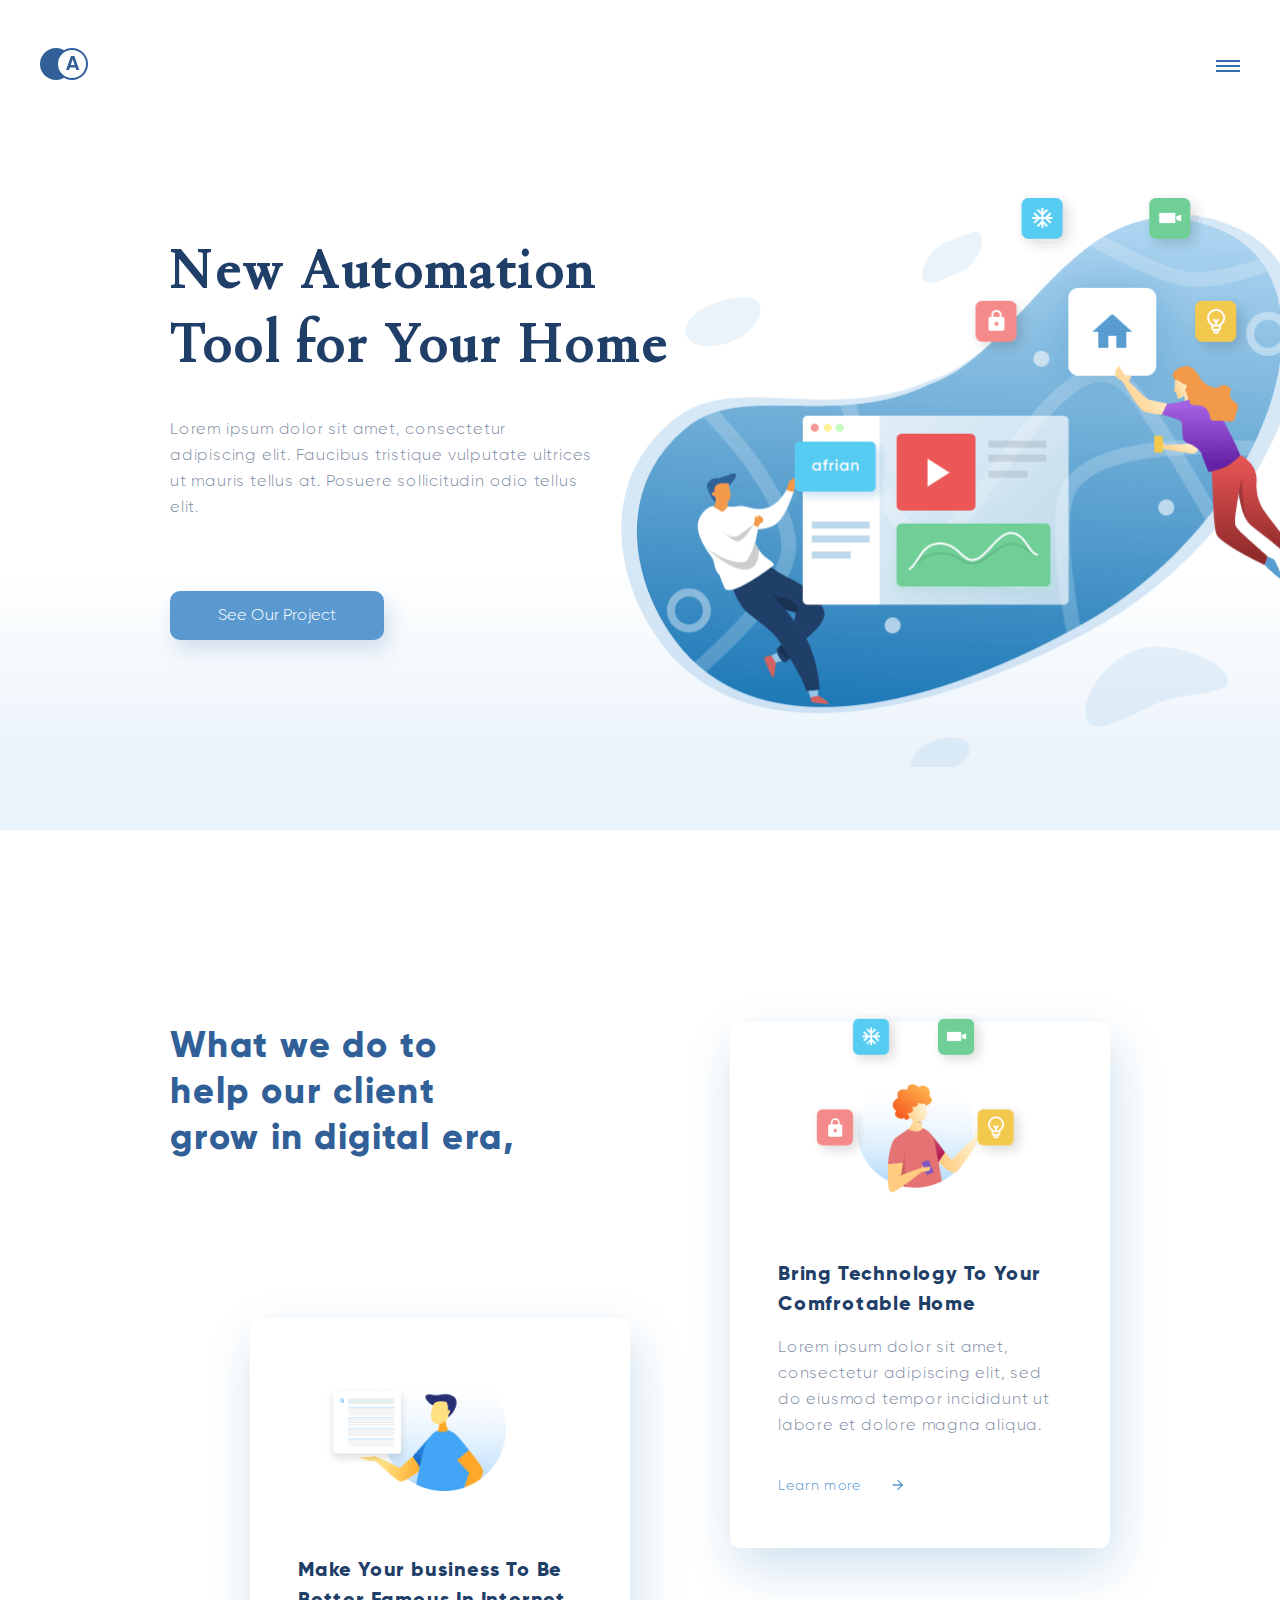
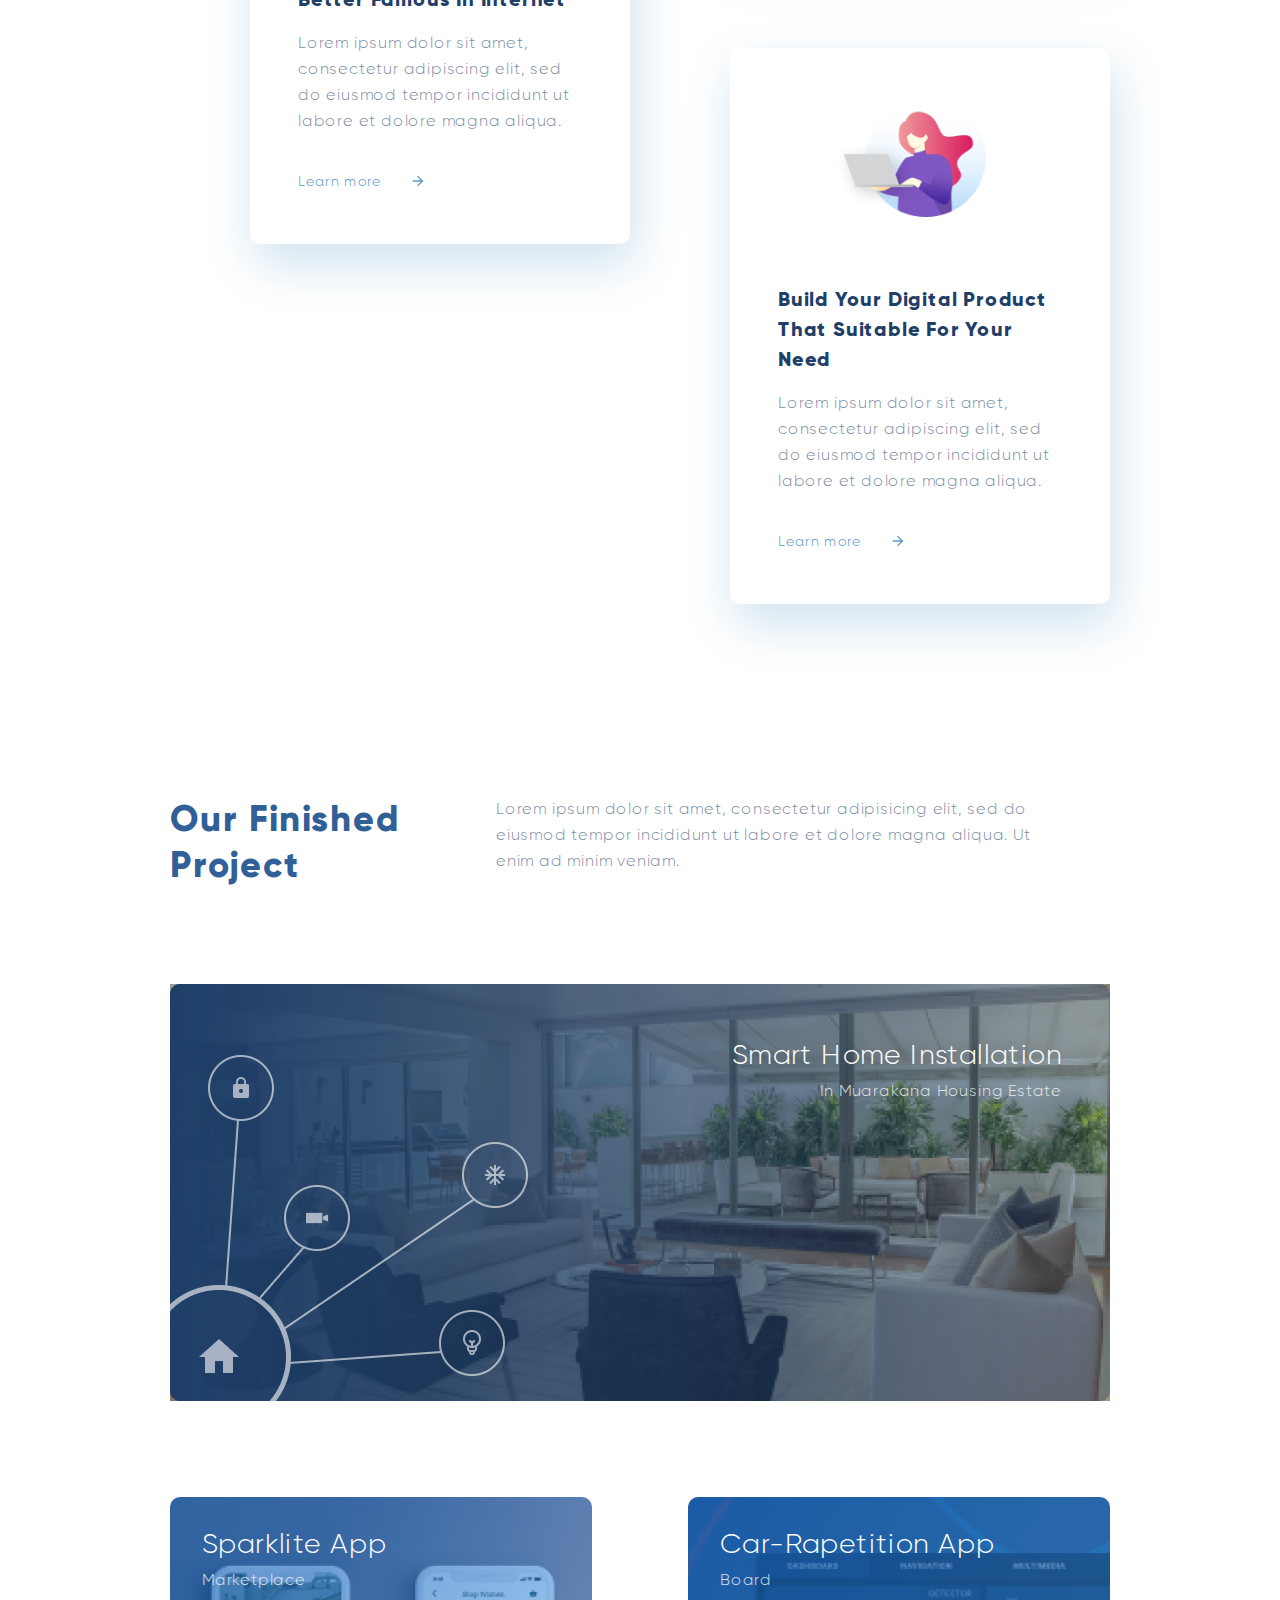
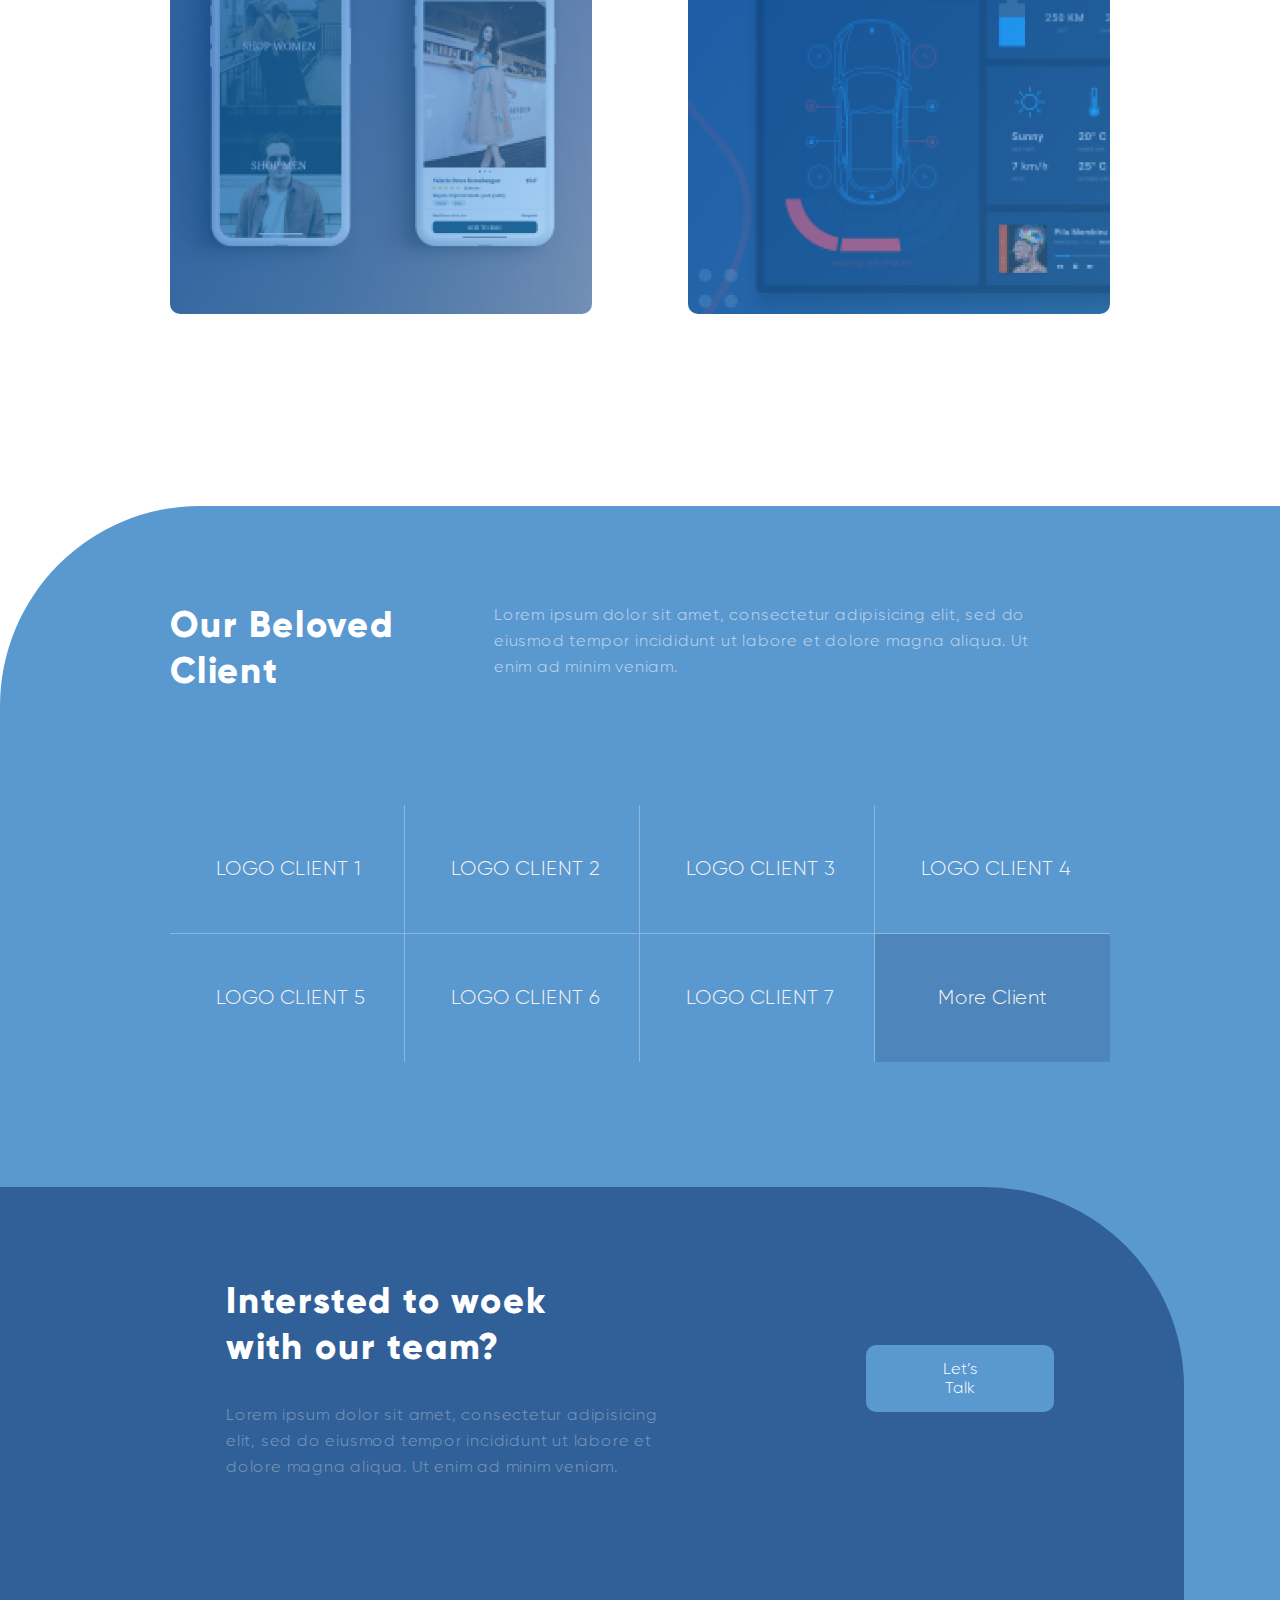
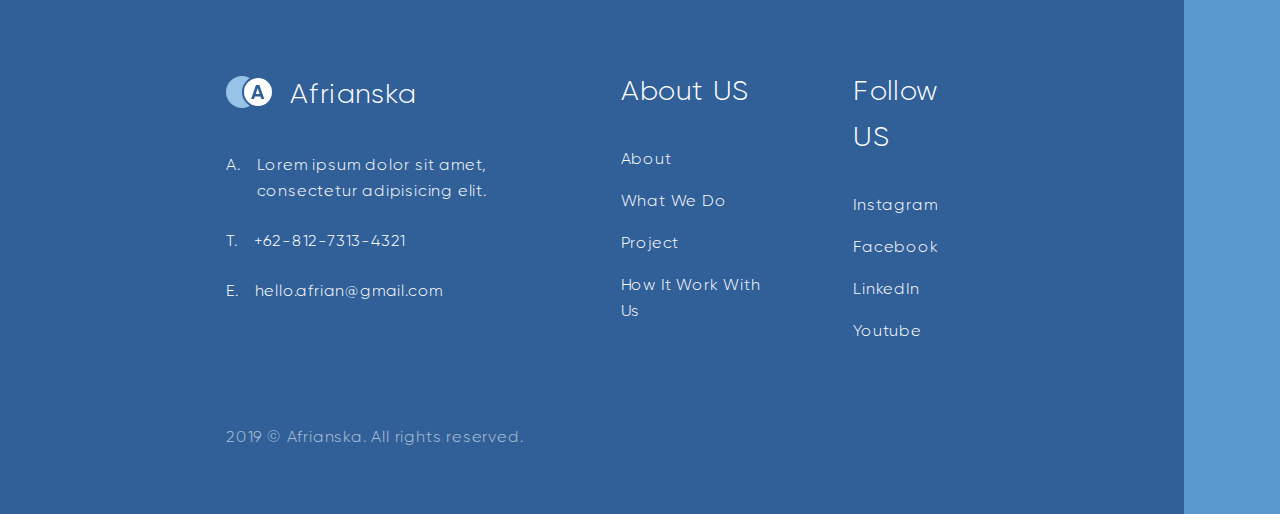
<file: index.html>
<!DOCTYPE html>
<html lang="en">

<head>
  <meta charset="UTF-8">
  <meta http-equiv="X-UA-Compatible" content="IE=edge">
  <meta name="viewport" content="width=device-width, initial-scale=1.0">
  <link rel="stylesheet" href="./css/normaliza.css">
  <link rel="stylesheet" href="./css/style.css">
  <title>AFRIANSKA</title>
</head>

<body>
  <header class="header">
    <nav class="navigator">
      <a class="logo-left" href="#">
        <img class="logo" src="./img/logo (1).svg" alt="logo">
      </a>
      <a class="logo-right" href="#">
        <div class="kvadrat"></div>
        <div class="kvadrat kvadrat--2 "></div>
        <div class="kvadrat"></div>
      </a>
    </nav>
    <div class="text">
      <div class="container">
        <h1 class="h1">New Automation
          Tool for Your Home</h1>
        <p class="p header-p">Lorem ipsum dolor sit amet, consectetur adipiscing elit. Faucibus tristique vulputate
          ultrices ut
          mauris tellus at. Posuere sollicitudin odio tellus elit.</p>
        <button class="btn">See Our Project</button>
      </div>
    </div>
  </header>

  <main>
    <section class="section1">
      <div class="container">
        <div class="section1-left">
          <h2 class="h2">What we do to help
            our client grow in
            digital era,</h2>
          <div class="box box--toxir">
            <h3 class="h3 box__h3">Make Your business To Be
              Better Famous In Internet</h3>
            <p class="p box__p">Lorem ipsum dolor sit amet, consectetur adipiscing elit, sed do eiusmod tempor
              incididunt ut
              labore et dolore magna aliqua.</p>
            <a href="#" class="box__link">Learn more</a>
          </div>
        </div>

        <div class="section1-right">
          <div class="box box--jonibek">
            <h3 class="h3 box__h3">Bring Technology To Your
              Comfrotable Home</h3>
            <p class="p box__p">Lorem ipsum dolor sit amet, consectetur adipiscing elit, sed do eiusmod tempor
              incididunt ut
              labore et dolore magna aliqua.</p>
            <a href="#" class="box__link">Learn more</a>
          </div>

          <div class="box box--malika">
            <h3 class="h3 box__h3">Build Your Digital Product
              That Suitable For Your Need</h3>
            <p class="p box__p">Lorem ipsum dolor sit amet, consectetur adipiscing elit, sed do eiusmod tempor
              incididunt ut
              labore et dolore magna aliqua.</p>
            <a href="#" class="box__link">Learn more</a>
          </div>
        </div>
      </div>
    </section>

    <section class="section2">
      <div class="container">
        <div class="section2-text">
          <h2 class="h2">Our Finished
            Project</h2>
          <p class="p">Lorem ipsum dolor sit amet, consectetur adipisicing elit, sed do eiusmod tempor incididunt ut
            labore et dolore magna aliqua. Ut enim ad minim veniam.</p>
        </div>

        <div class="smart-home">
          <h4 class="h4">Smart Home Installation</h4>
          <p class="p">In Muarakana Housing Estate</p>
        </div>

        <div class="cards">
          <div class="card">
            <h4 class="h4">Sparklite App</h4>
            <p class="p card__p">Marketplace</p>
          </div>


          <div class="card card--2">
            <h4 class="h4">Car-Rapetition App</h4>
            <p class="p card__p">Board</p>
          </div>
        </div>
      </div>
    </section>

    <section class="section3">
      <div class="container">
        <div class="section3-text">
          <h2 class="h2">Our Beloved
            Client</h2>
          <p class="p">Lorem ipsum dolor sit amet, consectetur adipisicing elit, sed do eiusmod tempor incididunt ut
            labore et
            dolore magna aliqua. Ut enim ad minim veniam.</p>
        </div>

        <ul class="jadval">
          <li class="jadval__list"><a href="#" class="jadval__link list__link1">LOGO CLIENT 1</a></li>
          <li class="jadval__list"><a href="#" class="jadval__link list__link2">LOGO CLIENT 2</a></li>
          <li class="jadval__list"><a href="#" class="jadval__link list__link3">LOGO CLIENT 3</a></li>
          <li class="jadval__list"><a href="#" class="jadval__link list__link4">LOGO CLIENT 4</a></li>
          <li class="jadval__list"><a href="#" class="jadval__link list__link5">LOGO CLIENT 5</a></li>
          <li class="jadval__list"><a href="#" class="jadval__link list__link6">LOGO CLIENT 6</a></li>
          <li class="jadval__list"><a href="#" class="jadval__link list__link7">LOGO CLIENT 7</a></li>
          <li class="jadval__list"><a href="#" class="jadval__link list__link8">More Client</a></li>
        </ul>
      </div>
      <footer class="footer">
        <div class="footer-top">
          <div class="container">
            <div class="footer-text">
              <h2 class="h2">Intersted to woek
                with our team?</h2>
              <p class="p">Lorem ipsum dolor sit amet, consectetur adipisicing elit, sed do eiusmod tempor incididunt ut
                labore et
                dolore magna aliqua. Ut enim ad minim veniam.</p>
            </div>

            <button class="btn-talk">Let’s Talk</button>
          </div>
        </div>

        <div class="footer-bottom">
          <div class="container">
            <nav class="footer-nav">
              <ul class="logo-bottom-left">
                <li class="logo-list logo-list-1">
                  <a href="#">
                    <img class="logo" src="./img/logo-bottom.svg" alt="logo">
                  </a>
                  <h4 class="h4">Afrianska</h4>
                </li>
                <li class="logo-list">
                  <p class="p">A.</p>
                  <a href="#" class="logo-link p">
                    Lorem ipsum dolor sit amet, consectetur adipisicing elit.
                  </a>
                </li>
                <li class="logo-list">
                  <p class="p">T.</p>
                  <a href="#" class="logo-link p">
                    +62-812-7313-4321
                  </a>
                </li>
                <li class="logo-list">
                  <p class="p">E.</p>
                  <a href="#" class="logo-link p">
                    hello.afrian@gmail.com
                  </a>
                </li>
              </ul>

              <ul class="logo-bottom-right">
                <li class="footer-list">
                  <h4 class="h4">About US</h4>
                </li>
                <li class="footer-list"><a href="#" class="footer-link">About</a></li>
                <li class="footer-list"><a href="#" class="footer-link">What We Do</a></li>
                <li class="footer-list"><a href="#" class="footer-link">Project</a></li>
                <li class="footer-list"><a href="#" class="footer-link">How It Work With Us</a></li>
              </ul>

              <ul class="logo-bottom-right">
                <li class="footer-list">
                  <h4 class="h4">Follow US</h4>
                </li>
                <li class="footer-list"><a href="#" class="footer-link">Instagram</a></li>
                <li class="footer-list"><a href="#" class="footer-link">Facebook</a></li>
                <li class="footer-list"><a href="#" class="footer-link">LinkedIn</a></li>
                <li class="footer-list"><a href="#" class="footer-link">Youtube</a></li>
              </ul>
            </nav>
            <p class="p footer-bottom-p">2019 © Afrianska. All rights reserved.</p>
          </div>
        </div>
      </footer>
    </section>
  </main>
</body>

</html>
</file>
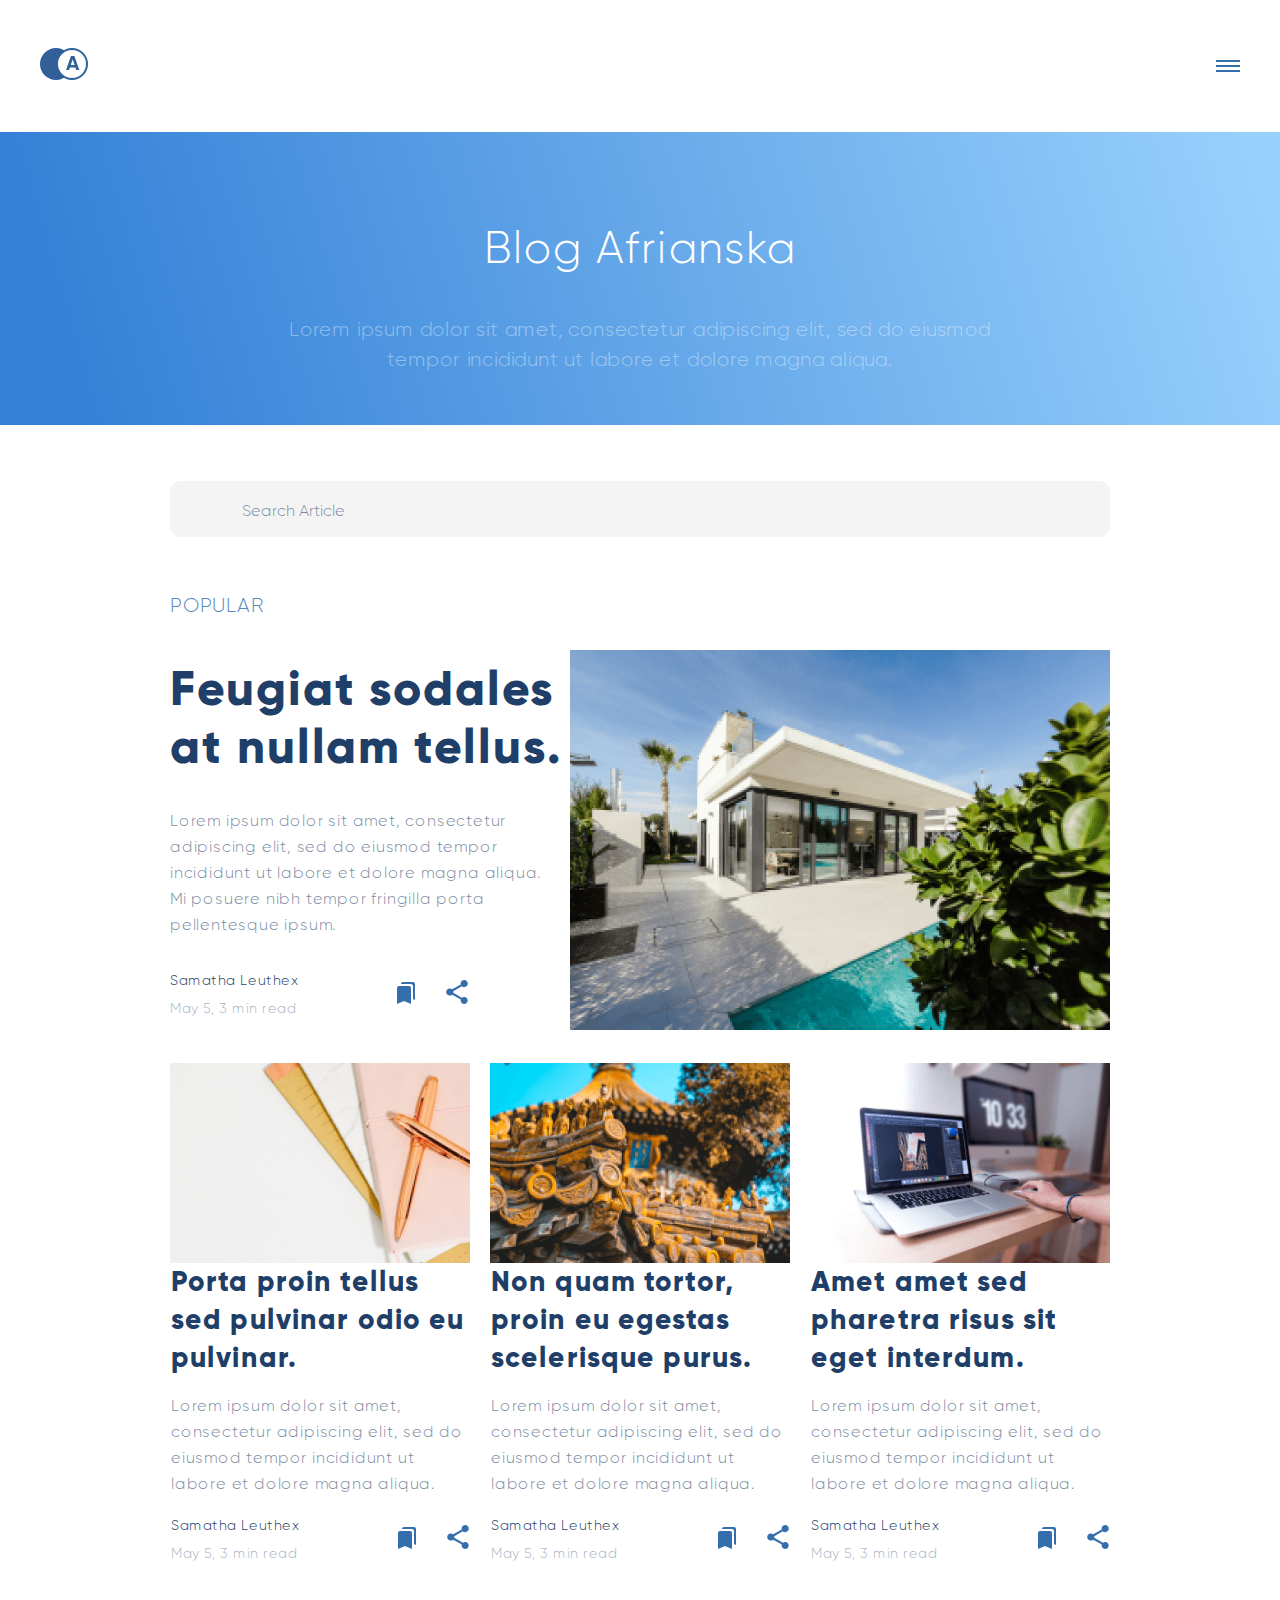
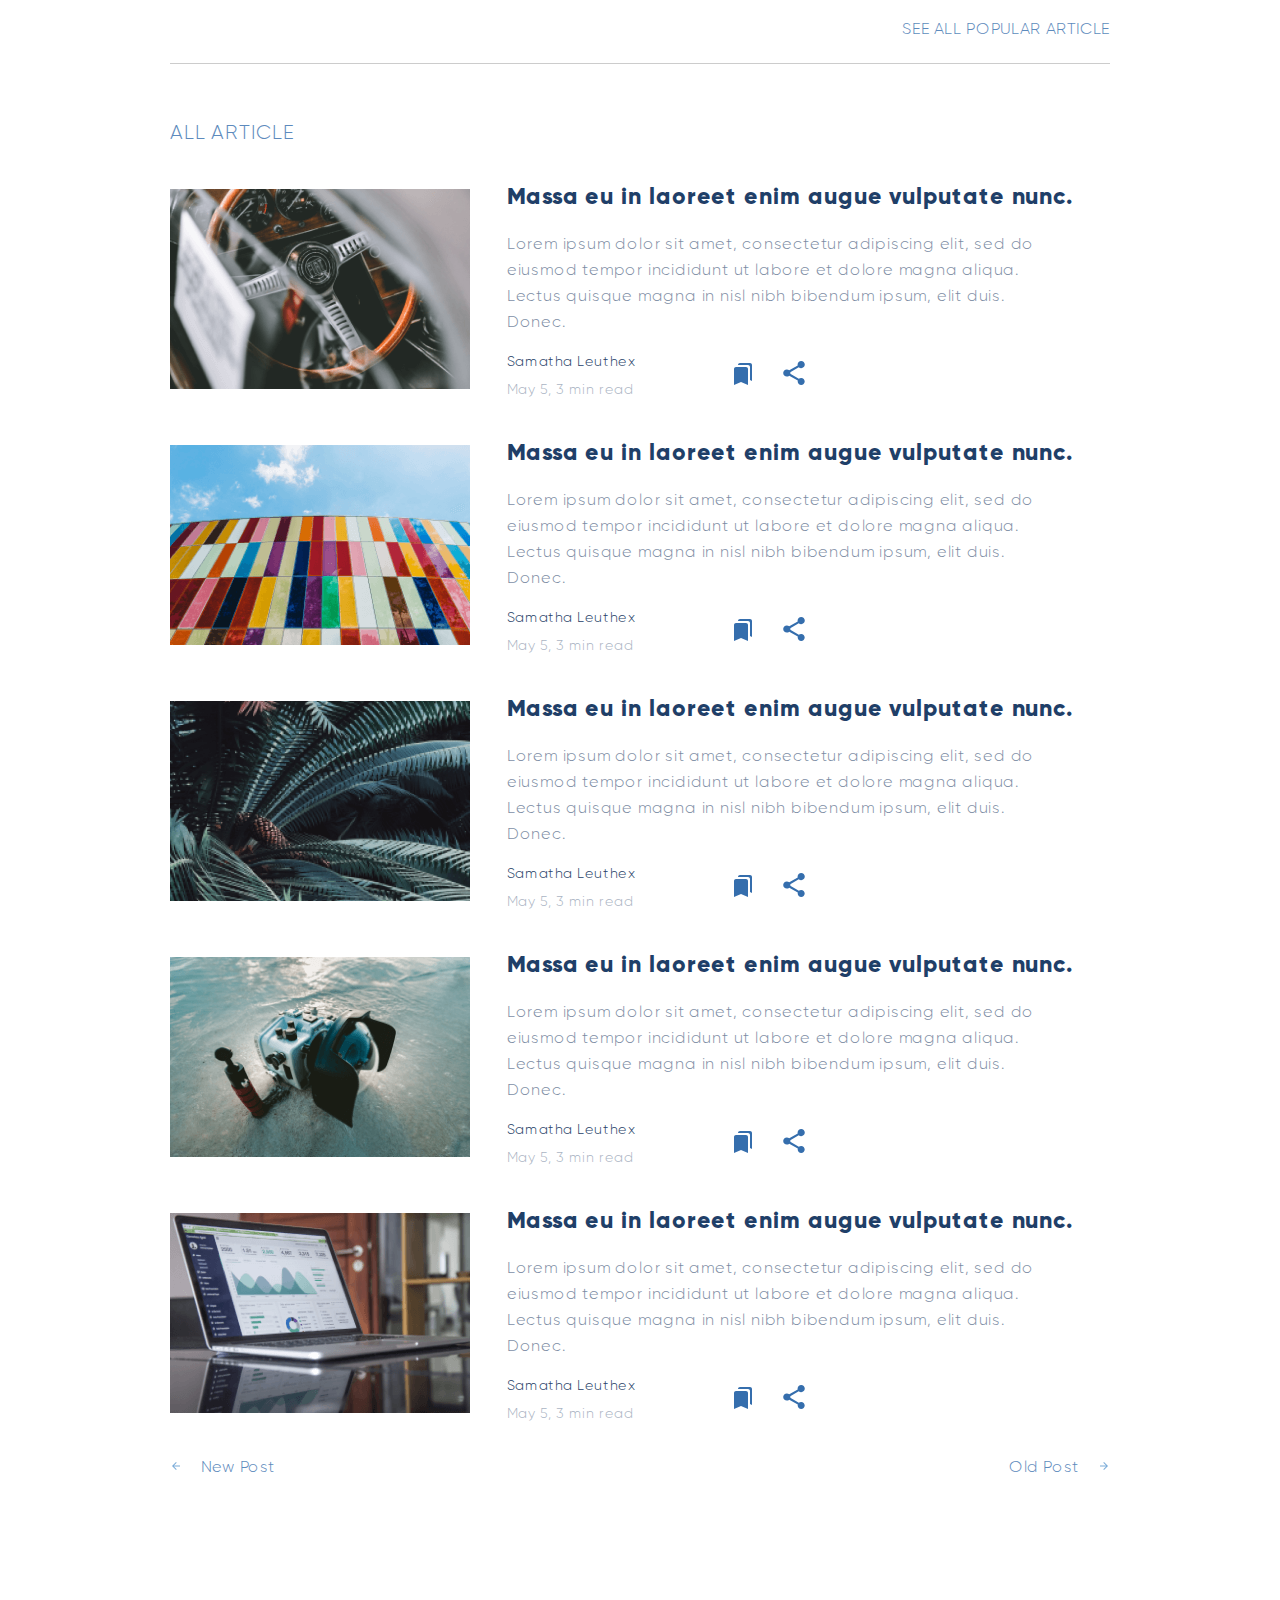
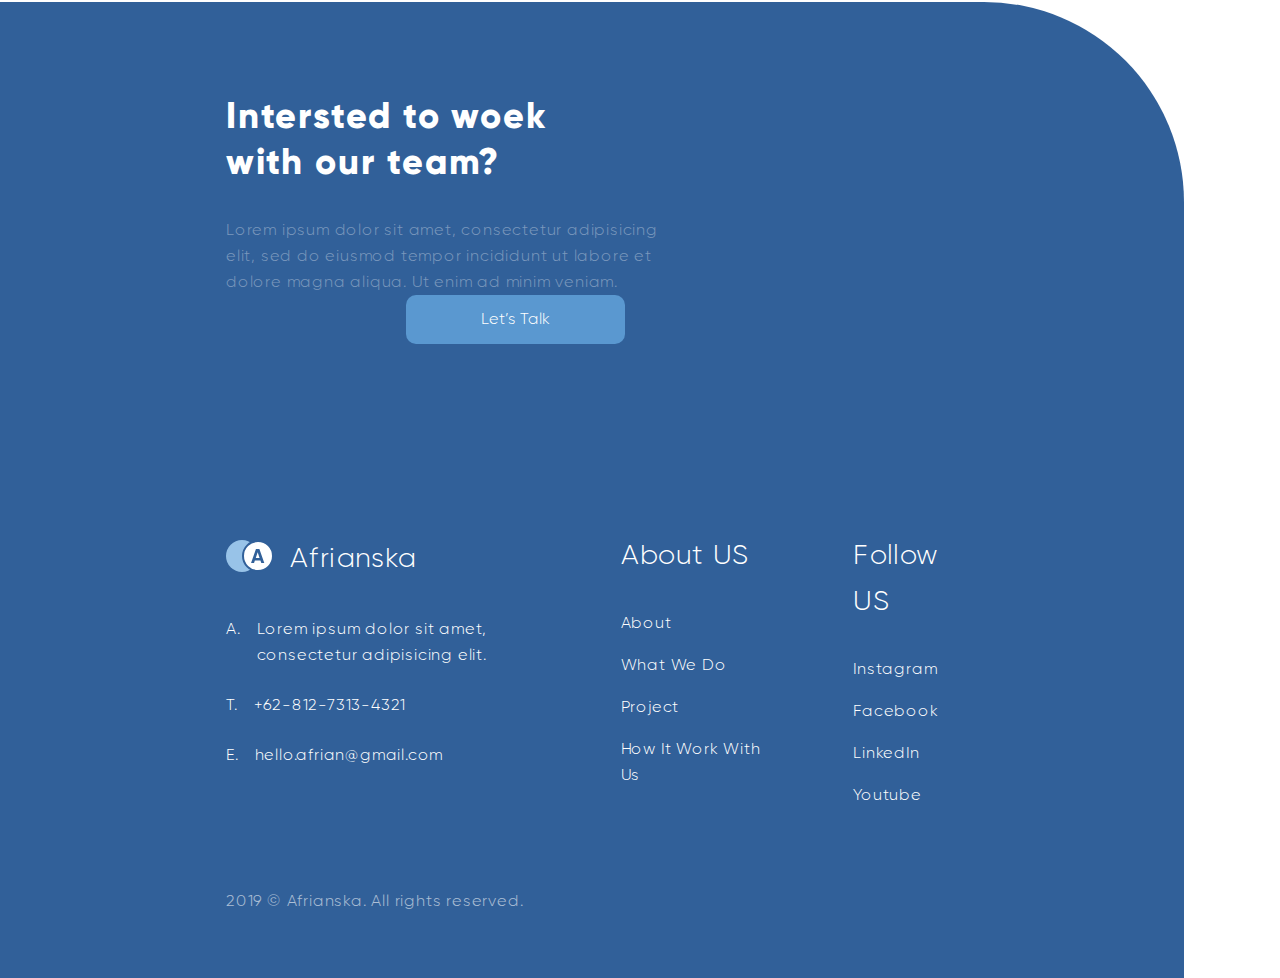
<file: blogpage.html>
<!DOCTYPE html>
<html lang="en">

<head>
  <meta charset="UTF-8">
  <meta http-equiv="X-UA-Compatible" content="IE=edge">
  <meta name="viewport" content="width=device-width, initial-scale=1.0">
  <link rel="stylesheet" href="./css/normaliza.css">
  <link rel="stylesheet" href="./css/style.css">
  <title>AFRIANSKA</title>
</head>

<body>
  <nav class="navigator blogp-nav">
    <a class="logo-left" href="#">
      <img class="logo" src="./img/logo (1).svg" alt="logo">
    </a>
    <a class="logo-right" href="#">
      <div class="kvadrat"></div>
      <div class="kvadrat"></div>
      <div class="kvadrat"></div>
    </a>
  </nav>

  <main>
    <!-- SECTION 1 -->

    <section class="bsection1">
      <div class="container">
        <h1 class="bh1">Blog Afrianska</h1>
        <p class="bp">Lorem ipsum dolor sit amet, consectetur adipiscing elit, sed do eiusmod tempor incididunt ut
          labore
          et dolore magna aliqua. </p>
      </div>
    </section>

    <!-- SECTION 2 -->

    <section class="bsection2">
      <div class="container">
        <form action="https://echo.htmlacademy.ru" method="GET">
          <input class="search" type="text" placeholder="search article">
        </form>

        <div class="popular">
          <button class="bsection2-btn">
            popular
          </button>

          <div class="popular-top">
            <div class=" group--1">
              <div class="group-text">
                <h3 class="h3 h3__group1">
                  Feugiat sodales at nullam tellus.
                </h3>
                <p class="p p--group1">
                  Lorem ipsum dolor sit amet, consectetur adipiscing elit, sed do eiusmod tempor incididunt ut labore et
                  dolore
                  magna aliqua. Mi posuere nibh tempor fringilla porta pellentesque ipsum.
                </p>
                <a href="#" class="link-group">Samatha Leuthex</a>
                <p class="link-group link-group__p">
                  May 5, 3 min read
                </p>
              </div>
            </div>

            <div class="group group--2">
              <div class="group-text">
                <h3 class="h3 h3__group">
                  Porta proin tellus sed pulvinar odio eu pulvinar.
                </h3>
                <p class="p p--group">
                  Lorem ipsum dolor sit amet, consectetur adipiscing elit, sed do eiusmod tempor incididunt ut labore et
                  dolore magna aliqua.
                </p>
                <a href="#" class="link-group">Samatha Leuthex</a>
                <p class="link-group link-group__p">
                  May 5, 3 min read
                </p>
              </div>
            </div>

            <div class="group group--3">
              <div class="group-text">
                <h3 class="h3 h3__group">
                  Non quam tortor, proin eu egestas scelerisque purus.
                </h3>
                <p class="p p--group">
                  Lorem ipsum dolor sit amet, consectetur adipiscing elit, sed do eiusmod tempor incididunt ut labore et
                  dolore magna aliqua.
                </p>
                <a href="#" class="link-group">Samatha Leuthex</a>
                <p class="link-group link-group__p">
                  May 5, 3 min read
                </p>
              </div>
            </div>

            <div class="group group--4">
              <div class="group-text">
                <h3 class="h3 h3__group">
                  Amet amet sed pharetra risus sit eget interdum.
                </h3>
                <p class="p p--group">
                  Lorem ipsum dolor sit amet, consectetur adipiscing elit, sed do eiusmod tempor incididunt ut labore et
                  dolore magna aliqua.
                </p>
                <a href="#" class="link-group">Samatha Leuthex</a>
                <p class="link-group link-group__p">
                  May 5, 3 min read
                </p>
              </div>
            </div>
          </div>

          <div class="popular-top-link">
            <a class="popular-link" href="#">See All Popular Article</a>
          </div>

          <button class="bsection2-btn">
            all article
          </button>

          <div class="popular-bottom">
            <div class="box-popular box-popular--1">
              <div class="group-text">
                <h3 class="h3 h3__popular">
                  Massa eu in laoreet enim augue vulputate nunc. </h3>
                <p class="p p__popular">
                  Lorem ipsum dolor sit amet, consectetur adipiscing elit, sed do eiusmod tempor incididunt ut labore et
                  dolore magna aliqua. Lectus quisque magna in nisl nibh bibendum ipsum, elit duis. Donec.
                </p>
                <a href="#" class="link-group">Samatha Leuthex</a>
                <p class="link-group link-group__p">
                  May 5, 3 min read
              </div>
            </div>

            <div class="box-popular box-popular--2">
              <div class="group-text">
                <h3 class="h3 h3__popular">
                  Massa eu in laoreet enim augue vulputate nunc. </h3>
                <p class="p p__popular">
                  Lorem ipsum dolor sit amet, consectetur adipiscing elit, sed do eiusmod tempor incididunt ut labore
                  et
                  dolore magna aliqua. Lectus quisque magna in nisl nibh bibendum ipsum, elit duis. Donec.
                </p>
                <a href="#" class="link-group">Samatha Leuthex</a>
                <p class="link-group link-group__p">
                  May 5, 3 min read
              </div>
            </div>

            <div class="box-popular box-popular--3">
              <div class="group-text">
                <h3 class="h3 h3__popular">
                  Massa eu in laoreet enim augue vulputate nunc. </h3>
                <p class="p p__popular">
                  Lorem ipsum dolor sit amet, consectetur adipiscing elit, sed do eiusmod tempor incididunt ut
                  labore et
                  dolore magna aliqua. Lectus quisque magna in nisl nibh bibendum ipsum, elit duis. Donec.
                </p>
                <a href="#" class="link-group">Samatha Leuthex</a>
                <p class="link-group link-group__p">
                  May 5, 3 min read
              </div>
            </div>

            <div class="box-popular box-popular--4">
              <div class="group-text">
                <h3 class="h3 h3__popular">
                  Massa eu in laoreet enim augue vulputate nunc. </h3>
                <p class="p p__popular">
                  Lorem ipsum dolor sit amet, consectetur adipiscing elit, sed do eiusmod tempor incididunt ut
                  labore et
                  dolore magna aliqua. Lectus quisque magna in nisl nibh bibendum ipsum, elit duis. Donec.
                </p>
                <a href="#" class="link-group">Samatha Leuthex</a>
                <p class="link-group link-group__p">
                  May 5, 3 min read
              </div>
            </div>

            <div class="box-popular box-popular--5">
              <div class="group-text">
                <h3 class="h3 h3__popular">
                  Massa eu in laoreet enim augue vulputate nunc. </h3>
                <p class="p p__popular">
                  Lorem ipsum dolor sit amet, consectetur adipiscing elit, sed do eiusmod tempor incididunt ut
                  labore et
                  dolore magna aliqua. Lectus quisque magna in nisl nibh bibendum ipsum, elit duis. Donec.
                </p>
                <a href="#" class="link-group">Samatha Leuthex</a>
                <p class="link-group link-group__p">
                  May 5, 3 min read
              </div>
            </div>
          </div>

          <div class="popular-bootom-link">
            <a href="#" class="popular-link popular-link--left">New Post</a>
            <a href="#" class="popular-link popular-link--right">Old Post</a>
          </div>
        </div>
    </section>
  </main>

  <footer class="footer">
    <div class="footer-top">
      <div class="container">
        <div class="footer-top-text">
          <div class="footer-text">
            <h2 class="h2">Intersted to woek
              with our team?</h2>
            <p class="p">Lorem ipsum dolor sit amet, consectetur adipisicing elit, sed do eiusmod tempor incididunt
              ut
              labore et
              dolore magna aliqua. Ut enim ad minim veniam.</p>
          </div>

          <button class="btn-talk">Let’s Talk</button>
        </div>
      </div>
    </div>

    <div class="footer-bottom">
      <div class="container">
        <nav class="footer-nav">
          <ul class="logo-bottom-left">
            <li class="logo-list logo-list-1">
              <a href="#">
                <img class="logo" src="./img/logo-bottom.svg" alt="logo">
              </a>
              <h4 class="h4">Afrianska</h4>
            </li>
            <li class="logo-list">
              <p class="p">A.</p>
              <a href="#" class="logo-link p">
                Lorem ipsum dolor sit amet, consectetur adipisicing elit.
              </a>
            </li>
            <li class="logo-list">
              <p class="p">T.</p>
              <a href="#" class="logo-link p">
                +62-812-7313-4321
              </a>
            </li>
            <li class="logo-list">
              <p class="p">E.</p>
              <a href="#" class="logo-link p">
                hello.afrian@gmail.com
              </a>
            </li>
          </ul>

          <ul class="logo-bottom-right">
            <li class="footer-list">
              <h4 class="h4">About US</h4>
            </li>
            <li class="footer-list"><a href="#" class="footer-link">About</a></li>
            <li class="footer-list"><a href="#" class="footer-link">What We Do</a></li>
            <li class="footer-list"><a href="#" class="footer-link">Project</a></li>
            <li class="footer-list"><a href="#" class="footer-link">How It Work With Us</a></li>
          </ul>

          <ul class="logo-bottom-right">
            <li class="footer-list">
              <h4 class="h4">Follow US</h4>
            </li>
            <li class="footer-list"><a href="#" class="footer-link">Instagram</a></li>
            <li class="footer-list"><a href="#" class="footer-link">Facebook</a></li>
            <li class="footer-list"><a href="#" class="footer-link">LinkedIn</a></li>
            <li class="footer-list"><a href="#" class="footer-link">Youtube</a></li>
          </ul>
        </nav>
        <p class="p footer-bottom-p">2019 © Afrianska. All rights reserved.</p>
      </div>
    </div>
  </footer>
</body>

</html>
</file>
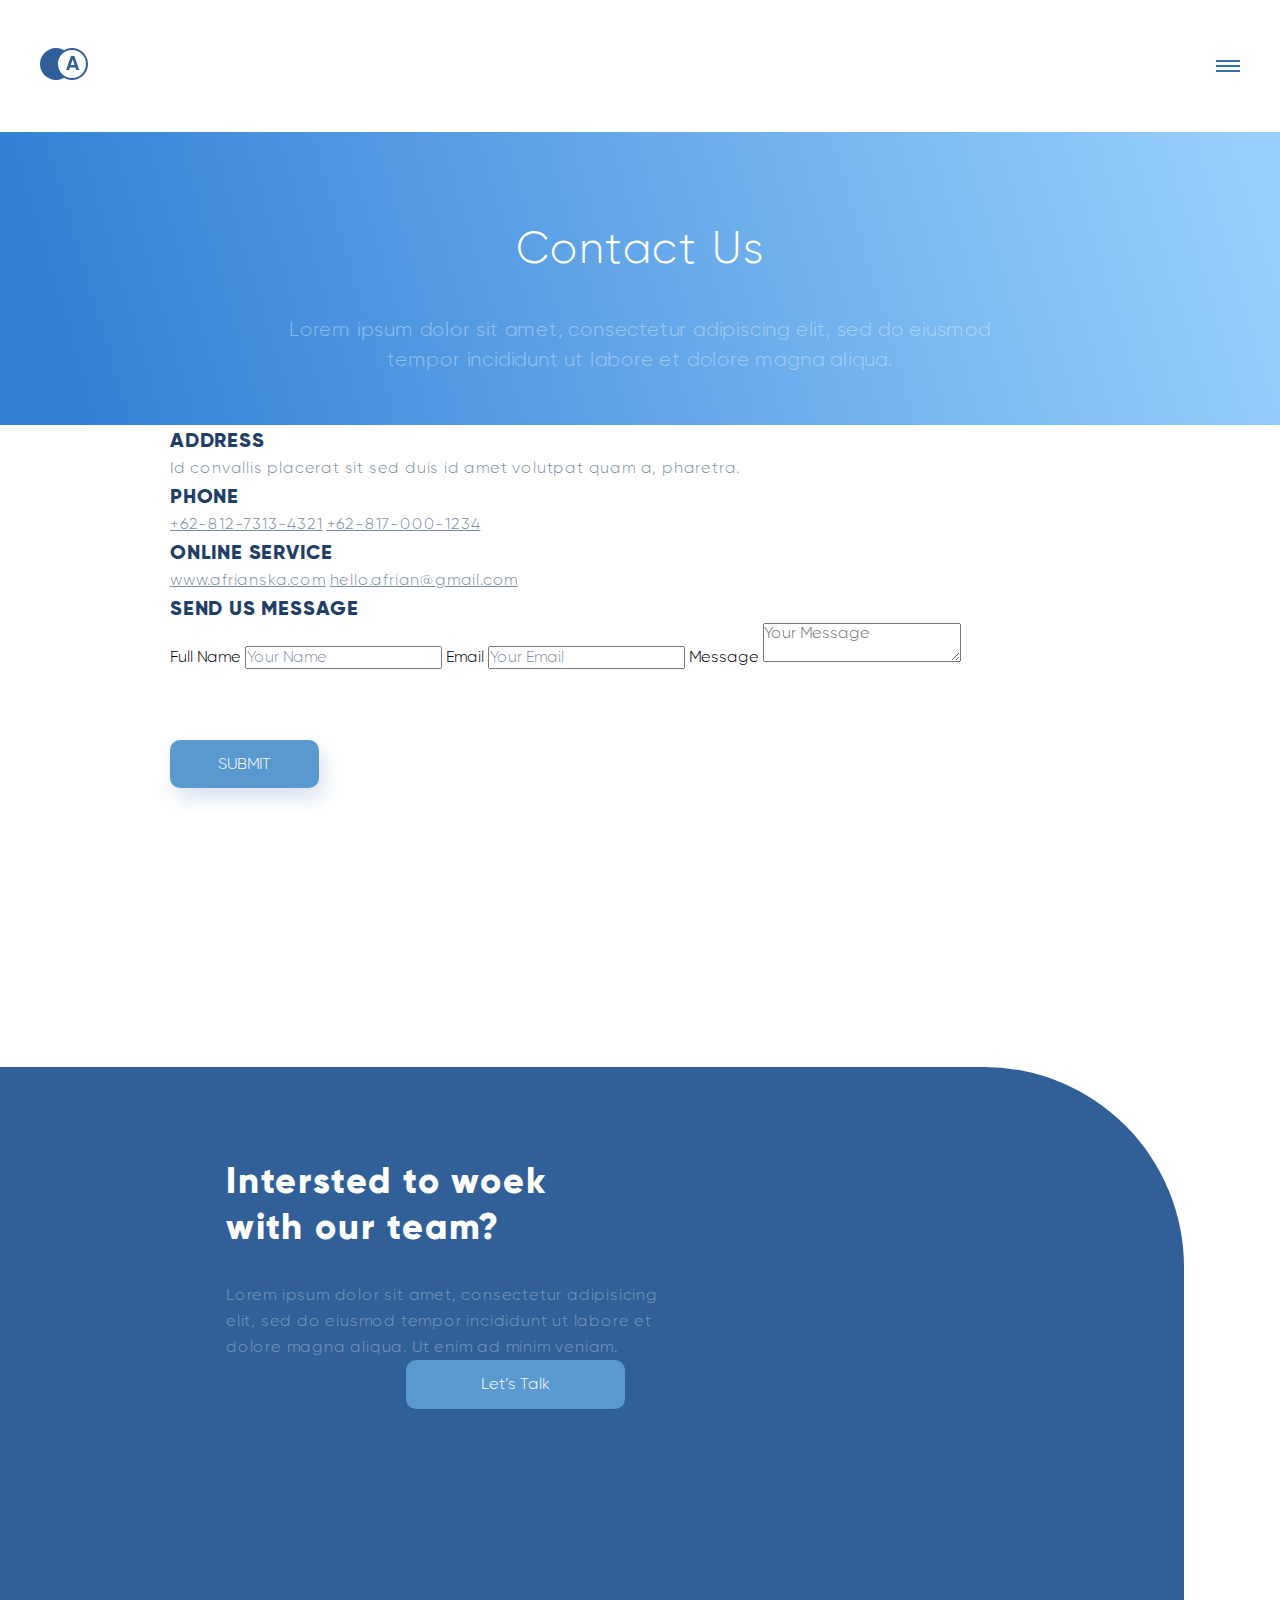
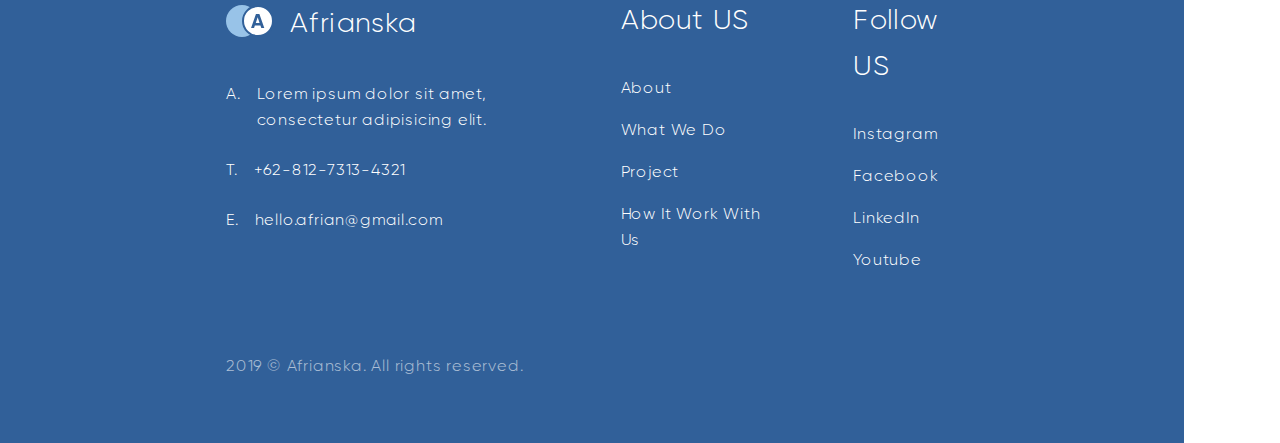
<file: contact.html>
<!DOCTYPE html>
<html lang="en">

<head>
  <meta charset="UTF-8">
  <meta http-equiv="X-UA-Compatible" content="IE=edge">
  <meta name="viewport" content="width=device-width, initial-scale=1.0">
  <link rel="stylesheet" href="./css/normaliza.css">
  <link rel="stylesheet" href="./css/style.css">
  <title>AFRIANSKA</title>
</head>

<body>
  <nav class="navigator blogp-nav">
    <a class="logo-left" href="#">
      <img class="logo" src="./img/logo.svg" alt="logo">
    </a>
    <a class="logo-right" href="#">
      <div class="kvadrat"></div>
      <div class="kvadrat"></div>
      <div class="kvadrat"></div>
    </a>
  </nav>

  <main>
    <!-- SECTION 1 -->

    <section class="bsection1">
      <div class="container">
        <h1 class="bh1">Contact Us</h1>
        <p class="bp">Lorem ipsum dolor sit amet, consectetur adipiscing elit, sed do eiusmod tempor incididunt ut
          labore
          et dolore magna aliqua. </p>
      </div>
    </section>


    <!-- SECTION 2 -->

    <section class="csection2 container">
      <div class="csection2-left">
        <h3 class="h3">ADDRESS</h3>
        <p class="p">Id convallis placerat sit sed duis id amet volutpat quam a, pharetra.</p>
        <h3 class="h3">PHONE</h3>
        <a href="tel:6281273134321" class="p csection2__tell" target="_blank">+62-812-7313-4321</a>
        <a href="tel:628170001234" class="p csection2__tell" target="_blank">+62-817-000-1234</a>
        <h3 class="h3">ONLINE SERVICE</h3>
        <a href="https://www.afrianska.com" class="p csection2__link1" target="_blank">www.afrianska.com</a>
        <a href="mailto:hello.afrian@gmail.com" class="p csection2__link2" target="_blank">hello.afrian@gmail.com</a>
      </div>

      <form class="form" action="https://echo.htmlacademy.ru">
        <h3 class="h3">SEND US MESSAGE</h3>
        <label for="name">Full Name</label>
        <input class="input" type="text" id="name" name="name" placeholder="Your Name" required>

        <label for="email">Email</label>
        <input class="input" type="email" id="email" name="email" placeholder="Your Email" required>

        <label for="message">Message</label>
        <textarea class="input input--2 " name="message" id="message" placeholder="Your Message" required></textarea>
        <button class="btn btn--form" type="submit">SUBMIT</button>
      </form>
    </section>

    <!-- SECTION 3 -->
    <div class="container">
      <iframe class="karta"
        src="https://www.google.com/maps/embed?pb=!1m18!1m12!1m3!1d2996.2543050955296!2d69.24301991465859!3d41.325083179269946!2m3!1f0!2f0!3f0!3m2!1i1024!2i768!4f13.1!3m3!1m2!1s0x38ae8bfaedfe3e1d%3A0x23ac4a5a705b84ab!2sNajot%20ta&#39;lim%20(Bootcamp)!5e0!3m2!1sru!2s!4v1618064088169!5m2!1sru!2s"
        style="border:0;" allowfullscreen="" loading="lazy">
      </iframe>

    </div>


  </main>
  <!-- FOOTER -->

  <footer class="footer">
    <div class="footer-top">
      <div class="container">
        <div class="footer-top-text">
          <div class="footer-text">
            <h2 class="h2">Intersted to woek
              with our team?</h2>
            <p class="p">Lorem ipsum dolor sit amet, consectetur adipisicing elit, sed do eiusmod tempor incididunt
              ut
              labore et
              dolore magna aliqua. Ut enim ad minim veniam.</p>
          </div>

          <button class="btn-talk">Let’s Talk</button>
        </div>
      </div>
    </div>

    <div class="footer-bottom">
      <div class="container">
        <nav class="footer-nav">
          <ul class="logo-bottom-left">
            <li class="logo-list logo-list-1">
              <a href="#">
                <img class="logo" src="./img/logo-bottom.svg" alt="logo">
              </a>
              <h4 class="h4">Afrianska</h4>
            </li>
            <li class="logo-list">
              <p class="p">A.</p>
              <a href="#" class="logo-link p">
                Lorem ipsum dolor sit amet, consectetur adipisicing elit.
              </a>
            </li>
            <li class="logo-list">
              <p class="p">T.</p>
              <a href="#" class="logo-link p">
                +62-812-7313-4321
              </a>
            </li>
            <li class="logo-list">
              <p class="p">E.</p>
              <a href="#" class="logo-link p">
                hello.afrian@gmail.com
              </a>
            </li>
          </ul>

          <ul class="logo-bottom-right">
            <li class="footer-list">
              <h4 class="h4">About US</h4>
            </li>
            <li class="footer-list"><a href="#" class="footer-link">About</a></li>
            <li class="footer-list"><a href="#" class="footer-link">What We Do</a></li>
            <li class="footer-list"><a href="#" class="footer-link">Project</a></li>
            <li class="footer-list"><a href="#" class="footer-link">How It Work With Us</a></li>
          </ul>

          <ul class="logo-bottom-right">
            <li class="footer-list">
              <h4 class="h4">Follow US</h4>
            </li>
            <li class="footer-list"><a href="#" class="footer-link">Instagram</a></li>
            <li class="footer-list"><a href="#" class="footer-link">Facebook</a></li>
            <li class="footer-list"><a href="#" class="footer-link">LinkedIn</a></li>
            <li class="footer-list"><a href="#" class="footer-link">Youtube</a></li>
          </ul>
        </nav>
        <p class="p footer-bottom-p">2019 © Afrianska. All rights reserved.</p>
      </div>
    </div>
  </footer>
</body>

</html>
</file>
<file: css/style.css>
@font-face {
  font-family: 'Galien';
  src: url(../fonts/Galien-Regular.woff2) format('woff2'),
    url(../fonts/Galien-Regular.woff) format('woff');
  font-weight: normal;
  font-style: italic;
  font-display: swap;
}

@font-face {
  font-family: 'Gilroy';
  src: url(../fonts/Gilroy-ExtraBold.woff2) format('woff2'),
    url(../fonts/Gilroy-ExtraBold.woff) format('woff');
  font-weight: 800;
  font-style: normal;
  font-display: swap;
}

@font-face {
  font-family: 'Galien';
  src: url(../fonts/Galien-Regular.woff2) format('woff2'),
    url(../fonts/Galien-Regular.woff) format('woff');
  font-weight: normal;
  font-style: italic;
  font-display: swap;
}

@font-face {
  font-family: 'Gilroy';
  src: url(../fonts/Gilroy-ExtraBold.woff2) format('woff2'),
    url(../fonts/Gilroy-ExtraBold.woff) format('woff');
  font-weight: 800;
  font-style: normal;
  font-display: swap;
}

@font-face {
  font-family: 'Gilroy';
  src: url(../fonts/Gilroy-Light.woff2) format('woff2'),
    url(../fonts/Gilroy-Light.woff) format('woff');
  font-weight: 300;
  font-style: normal;
  font-display: swap;
}

@font-face {
  font-family: 'Gilroy';
  src: url(../fonts/Gilroy-Light.woff2) format('woff2'),
    url(../fonts/Gilroy-Light.woff) format('woff');
  font-weight: 300;
  font-style: normal;
  font-display: swap;
}


body {
  font-family: "Gilroy", sans-serif;
}

*,
*::after,
*::before {
  margin: 0;
  padding: 0;
  box-sizing: border-box;
}

.container {
  max-width: 1200px;
  padding: 0 130px;
  margin-right: auto;
  margin-left: auto;
}

/* HEADER */

.header {
  background: linear-gradient(0deg, rgba(152, 195, 232, .2) 8.84%, rgba(152, 195, 232, 0) 31.12%);
  padding-top: 40px;
}

.text .container::after {
  content: "";
  display: inline-block;
  background-image: url(../img/youtube-illustration.png);
  background-repeat: no-repeat;
  background-size: cover;
  width: 687px;
  height: 579px;
  position: absolute;
  bottom: 63px;
  right: -63px;
}

.navigator {
  max-width: 1200px;
  margin-right: auto;
  margin-left: auto;
  display: flex;
  align-items: center;
  justify-content: space-between;
}

.logo {
  display: inline-block;
  width: 48px;
  height: 48px;
}

.kvadrat {
  width: 24px;
  height: 2px;
  background-color: #356EAD;
}

.kvadrat:not(:last-child) {
  margin-bottom: 3px;
}

.text .container {
  padding-top: 101px;
  padding-bottom: 190px;
  position: relative;
}

.h1 {
  font-family: 'Galien';
  width: 510px;
  font-size: 64px;
  line-height: 74px;
  letter-spacing: 0.04em;
  color: #1F3F68;
  margin-bottom: 32px;
}

.p {
  font-size: 16px;
  line-height: 26px;
  letter-spacing: 0.05em;
  color: #1F3F68;
  opacity: 0.6;
}

.header-p {
  width: 425px;
}

.btn {
  background: #5A98D0;
  box-shadow: 5px 10px 20px rgba(53, 110, 173, 0.2);
  border-radius: 10px;
  padding: 15px 48px;
  color: #fff;
  border: none;
  margin-top: 71px;
  outline: none;
  cursor: pointer;
}

/* MAIN */

/* SECTION 1 */

.section1 .container {
  display: flex;
  justify-content: space-between;
  margin-top: 192px;
}

.h2 {
  font-size: 36px;
  line-height: 46px;
  letter-spacing: 0.05em;
  color: #316099;
}

.section1-left .h2 {
  width: 358px;
  /* width: 285px; */
}

.h3 {
  font-size: 20px;
  line-height: 30px;
  letter-spacing: 0.04em;
  color: #1F3F68;
}

.box {
  box-shadow: 5px 20px 50px rgba(16, 112, 177, 0.2);
  border-radius: 10px;
  width: 380px;
  padding: 236px 48px 48px 48px;
  position: relative;
}

.box__p {
  margin: 16px 0 32px 0;
}

.box::before {
  content: "";
  display: inline-block;
  background-repeat: no-repeat;
  background-size: contain;
  position: absolute;
}

.box--toxir::before {
  background-image: url(../img/toxir.png);
  width: 182px;
  height: 132px;
  top: 48px;
  left: 74px;
}

.box--jonibek::before {
  background-image: url(../img/jonibek.png);
  width: 224px;
  height: 197px;
  top: -12px;
  left: 78px;
}

.box--malika::before {
  background-image: url(../img/malika.png);
  width: 156px;
  height: 131px;
  top: 49px;
  left: 100px;
}

.box--malika {
  margin-top: 100px;
}

.box--toxir {
  margin-top: 158px;
  margin-left: 80px;
}

.box__link {
  text-decoration: none;
  font-size: 14px;
  line-height: 30px;
  letter-spacing: 0.05em;
  color: #5A98D0;
  display: flex;
  align-items: center;
}

.box__link::after {
  content: "";
  display: inline-block;
  background-image: url(../img/right_arrow.svg);
  background-repeat: no-repeat;
  background-size: contain;
  width: 16px;
  height: 16px;
  margin-left: 28px;
}

/* SECTION 2 */


.section2 {
  margin-top: 192px;
}

.section2-text {
  display: flex;
}

.section2-text .h2 {
  width: 233px;
}

.section2-text .p {
  width: 540px;
  /* width: 420px; */
  margin-left: 93px;
}

.smart-home {
  background-image: url(../img/smart-home.png), url(../img/home.png);
  background-repeat: no-repeat;
  background-size: contain, contain;
  width: 940px;
  height: 417px;
  margin-top: 96px;
  padding: 48px 48px 0 0;
}

.h4 {
  font-size: 28px;
  line-height: 46px;
  letter-spacing: 0.05em;
  font-weight: 500;
  color: #FFFFFF;
}

.smart-home .h4 {
  display: flex;
  justify-content: flex-end;
}

.smart-home .p {
  color: #fff;
  opacity: .8;
  display: flex;
  justify-content: flex-end;
}

.cards {
  display: flex;
  justify-content: space-between;
  margin-top: 96px;
}

.card {
  width: 422px;
  min-height: 417px;
  background: linear-gradient(308.85deg, rgba(66, 165, 245, 0.4) -1.71%, rgba(21, 101, 192, 0.6) 74.54%), url(../img/iphone.png);
  /* background-size: contain, 422px 417px; */
  background-repeat: no-repeat;
  border-radius: 10px;
  padding: 24px 0 0 32px;
}

.card--2 {
  background: linear-gradient(306.48deg, rgba(66, 165, 245, 0.4) 0%, rgba(21, 101, 192, 0.6) 97.81%), url(../img/car.png);
}

.card__p {
  color: #FFFFFF;
  opacity: 0.8;
}

/* SECTION 3 */

.section3 {
  background: #5A98D0;
  border-radius: 200px 0px 0px 0px;
  padding-top: 96px;
  margin-top: 192px;
}

.section3-text {
  display: flex;
}

.section3-text .h2 {
  color: #fff;
  width: 227px;
}

.section3-text .p {
  color: #FFFFFF;
  opacity: 0.6;
  width: 540px;
  /* width: 420px; */
  margin-left: 97px;
}

.jadval {
  display: flex;
  flex-wrap: wrap;
  margin-top: 111px;
}

.jadval__list {
  list-style: none;
}

.jadval__link {
  display: inline-block;
  text-decoration: none;
  font-size: 20px;
  line-height: 46px;
  letter-spacing: 0.02em;
  color: #F2F2F2;
  padding: 41px 0 41px 46px;
  border-bottom: 1px solid rgba(255, 255, 255, .3);
  border-right: 1px solid rgba(255, 255, 255, .3);
  width: 235px;
}


.list__link4 {
  border-right: transparent;
}

.list__link5 {
  border-bottom: transparent;
}

.list__link6 {
  border-bottom: transparent;
}

.list__link7 {
  border-bottom: transparent;
}

.list__link8 {
  padding-left: 63px;
  border-bottom: transparent;
  border-right: transparent;
  background-color: rgba(31, 63, 104, .2);
}

/* FOOTER */

.footer {
  background: #316099;
  border-radius: 0px 200px 0px 0px;
  margin: 125px 96px 0 0;
  padding-left: 96px;
  padding-top: 91px;
  /* padding-right: 197px; */
  padding-bottom: 64px;
}

.footer-top {
  /* border-bottom: 1px solid #fff; */
  padding-bottom: 92px;
  /* transform: translateX(140px); */
  /* padding-left: 96px; */
}

.footer-top .container {
  display: flex;
  align-items: center;
}

.footer-text .h2 {
  color: #fff;
  width: 350px;
}

.footer-text .p {
  color: rgba(255, 255, 255, .6);
  width: 460px;
  margin-top: 32px;
}

.btn-talk {
  background: #5A98D0;
  border-radius: 10px;
  padding: 15px 75px;
  color: #fff;
  border: none;
  outline: none;
  margin-left: 180px;
}


.footer-bottom {
  margin-top: 96px;
  /* transform: translateX(140px); */
}

.footer-nav {
  display: flex;
}

.logo-list {
  display: flex;
  list-style: none;
  margin-bottom: 24px;
}

.logo-list-1 {
  margin-bottom: 32px;
  align-items: center;

}

.logo-list .p {
  color: #fff;
  opacity: 1;
}

.logo-list .h4 {
  margin-left: 16px;
}

.logo-link {
  display: inline-block;
  text-decoration: none;
  color: #fff;
  opacity: 1;
  width: 264px;
  margin-left: 16px;
}

.footer-list {
  list-style: none;
  margin-bottom: 16px;
}

.footer-list .h4 {
  margin-bottom: 32px;
}

.footer-link {
  text-decoration: none;
  font-size: 16px;
  line-height: 26px;
  letter-spacing: 0.05em;
  color: #FFFFFF;
}

.logo-bottom-left {
  margin-right: 100px;
}

.logo-bottom-right {
  margin-right: 77px;
}

.footer-bottom-p {
  color: #fff;
  margin-top: 64px;
}

/* *** BLOGPAGE *** */


.blogp-nav {
  margin-top: 40px;
  margin-bottom: 40px;
}

/* SECTION 1 */
.bsection1 {
  background: linear-gradient(253.6deg, #98D0FC 2.46%, #3481D7 93.24%);
  padding: 50px 0;
}

.bh1 {
  font-weight: 300;
  font-size: 44px;
  line-height: 74px;
  text-align: center;
  letter-spacing: 0.04em;
  color: #FFFFFF;
}

.bp {
  font-size: 20px;
  line-height: 30px;
  text-align: center;
  letter-spacing: 0.04em;
  color: rgba(255, 255, 255, 0.4);
  width: 780px;
  margin: 0 auto;
}

/* SECTION 2 */

.search {
  width: 100%;
  background: #F4F4F4;
  border-radius: 10px;
  font-size: 16px;
  line-height: 19px;
  color: rgba(31, 63, 104, .6);
  border: none;
  outline: none;
  padding: 20px 0 17px 72px;
  margin-top: 56px;
  margin-bottom: 56px;
}

/* .search::before {
  content: "";
  display: inline-block;
  background-image: url(../img/search.svg);
  background-size: contain;
  background-repeat: no-repeat;
  width: 17px;
  height: 17px;
} */

input::placeholder {
  text-transform: capitalize;
  font-size: 16px;
  line-height: 19px;
  color: rgba(31, 63, 104, .6);
}

.bsection2-btn {
  text-transform: uppercase;
  border: none;
  outline: none;
  background-color: #fff;
  font-size: 20px;
  line-height: 25px;
  letter-spacing: 0.04em;
  color: #356EAD;
  opacity: 0.8;
  margin-bottom: 32px;
  cursor: pointer;
}

.popular-top {
  display: flex;
  justify-content: space-between;
  flex-wrap: wrap;
}

.group {
  display: flex;
  flex-wrap: wrap;
  align-items: center;
  justify-content: space-between;
  width: 300px;
}

.group--1 {
  display: flex;
  flex-wrap: wrap;
  align-items: center;
  justify-content: space-between;
  margin-bottom: 33px;
}

.group-text {
  margin: 0 auto;
  background-image: url(../img/group.logo.1.svg), url(../img/group.logo.2.svg);
  background-repeat: no-repeat;
  background-size: 24px 24px, 24px 24px;
  background-position: left 224px bottom 15px, left 275px bottom 16px;
}

.group::before {
  content: "";
  display: inline-block;
  background-size: contain;
  background-repeat: no-repeat;

}

.group--2::before {
  background-image: url(../img/group2.png);
  width: 300px;
  height: 200px;
}

.group--3::before {
  background-image: url(../img/group3.png);
  width: 300px;
  height: 200px;
}

.group--4::before {
  background-image: url(../img/group4.png);
  width: 300px;
  height: 200px;
}

.group--1::after {
  content: "";
  display: inline-block;
  background-size: contain;
  background-repeat: no-repeat;
  background-image: url(../img/group1.png);
  width: 540px;
  height: 380px;
}

.h3__group1 {
  font-size: 48px;
  line-height: 58px;
  letter-spacing: 0.04em;
  color: #1F3F68;
  width: 400px;
  margin-bottom: 32px;
}

.p--group1 {
  width: 380px;
  margin-bottom: 30px;
}

.h3__group {
  width: 298px;
  font-size: 28px;
  line-height: 38px;
  letter-spacing: 0.04em;
  color: #1F3F68;
}

.p--group {
  width: 297px;
  margin: 16px 0 16px 0;
}


.link-group {
  text-decoration: none;
  font-size: 14px;
  line-height: 24px;
  letter-spacing: 0.04em;
  color: #1F3F68;
}

.link-group__p {
  opacity: .4;
  margin-top: 4px;
}

.popular-top-link {
  text-align: right;
  margin-top: 54px;
  margin-bottom: 56px;
  padding-bottom: 24px;
  border-bottom: 1px solid rgba(0, 0, 0, 0.2);
}


.popular-link {
  text-decoration: none;
  display: inline-block;
  font-size: 16px;
  line-height: 20px;
  letter-spacing: 0.04em;
  text-transform: uppercase;
  color: #356EAD;
  opacity: 0.8;
}

.box-popular {
  display: flex;
  justify-content: space-between;
  align-items: center;
  margin-bottom: 32px;
}

.box-popular::before {
  content: "";
  display: inline-block;
  background-repeat: no-repeat;
  background-size: contain;
  width: 300px;
  height: 200px;
}

.box-popular--1::before {
  background-image: url(../img/group-1.png);
}

.box-popular--2::before {
  background-image: url(../img/group-2.png);
}

.box-popular--3::before {
  background-image: url(../img/group-3.png);
}

.box-popular--4::before {
  background-image: url(../img/group-4.png);
}

.box-popular--5::before {
  background-image: url(../img/group-5.png);
}

.h3__popular {
  font-size: 23px;
  line-height: 38px;
}

.p__popular {
  width: 555px;
  margin-top: 16px;
  margin-bottom: 14px;
}

.popular-bootom-link {
  display: flex;
  align-items: center;
  justify-content: space-between;
}

.popular-link--left,
.popular-link--right {
  text-transform: capitalize;
}

.popular-link--left::before {
  content: "";
  display: inline-block;
  background-image: url(../img/right_arrow.svg);
  background-repeat: no-repeat;
  background-size: contain;
  width: 12px;
  height: 12px;
  margin-right: 19px;
  transform: rotate(180deg);
}

.popular-link--right::after {
  content: "";
  display: inline-block;
  background-image: url(../img/right_arrow.svg);
  background-repeat: no-repeat;
  background-size: contain;
  width: 12px;
  height: 12px;
  margin-left: 19px;
}
</file>
<file: css/normaliza.css>
/*! normalize.css v8.0.1 | MIT License | github.com/necolas/normalize.css */

/* Document
   ========================================================================== */

/**
 * 1. Correct the line height in all browsers.
 * 2. Prevent adjustments of font size after orientation changes in iOS.
 */

html {
  line-height: 1.15;
  /* 1 */
  -webkit-text-size-adjust: 100%;
  /* 2 */
}

/* Sections
   ========================================================================== */

/**
 * Remove the margin in all browsers.
 */

body {
  margin: 0;
}

/**
 * Render the `main` element consistently in IE.
 */

main {
  display: block;
}

/**
 * Correct the font size and margin on `h1` elements within `section` and
 * `article` contexts in Chrome, Firefox, and Safari.
 */

h1 {
  font-size: 2em;
  margin: 0.67em 0;
}

/* Grouping content
   ========================================================================== */

/**
 * 1. Add the correct box sizing in Firefox.
 * 2. Show the overflow in Edge and IE.
 */

hr {
  box-sizing: content-box;
  /* 1 */
  height: 0;
  /* 1 */
  overflow: visible;
  /* 2 */
}

/**
 * 1. Correct the inheritance and scaling of font size in all browsers.
 * 2. Correct the odd `em` font sizing in all browsers.
 */

pre {
  font-family: monospace, monospace;
  /* 1 */
  font-size: 1em;
  /* 2 */
}

/* Text-level semantics
   ========================================================================== */

/**
 * Remove the gray background on active links in IE 10.
 */

a {
  background-color: transparent;
}

/**
 * 1. Remove the bottom border in Chrome 57-
 * 2. Add the correct text decoration in Chrome, Edge, IE, Opera, and Safari.
 */

abbr[title] {
  border-bottom: none;
  /* 1 */
  text-decoration: underline;
  /* 2 */
  text-decoration: underline dotted;
  /* 2 */
}

/**
 * Add the correct font weight in Chrome, Edge, and Safari.
 */

b,
strong {
  font-weight: bolder;
}

/**
 * 1. Correct the inheritance and scaling of font size in all browsers.
 * 2. Correct the odd `em` font sizing in all browsers.
 */

code,
kbd,
samp {
  font-family: monospace, monospace;
  /* 1 */
  font-size: 1em;
  /* 2 */
}

/**
 * Add the correct font size in all browsers.
 */

small {
  font-size: 80%;
}

/**
 * Prevent `sub` and `sup` elements from affecting the line height in
 * all browsers.
 */

sub,
sup {
  font-size: 75%;
  line-height: 0;
  position: relative;
  vertical-align: baseline;
}

sub {
  bottom: -0.25em;
}

sup {
  top: -0.5em;
}

/* Embedded content
   ========================================================================== */

/**
 * Remove the border on images inside links in IE 10.
 */

img {
  border-style: none;
}

/* Forms
   ========================================================================== */

/**
 * 1. Change the font styles in all browsers.
 * 2. Remove the margin in Firefox and Safari.
 */

button,
input,
optgroup,
select,
textarea {
  font-family: inherit;
  /* 1 */
  font-size: 100%;
  /* 1 */
  line-height: 1.15;
  /* 1 */
  margin: 0;
  /* 2 */
}

/**
 * Show the overflow in IE.
 * 1. Show the overflow in Edge.
 */

button,
input {
  /* 1 */
  overflow: visible;
}

/**
 * Remove the inheritance of text transform in Edge, Firefox, and IE.
 * 1. Remove the inheritance of text transform in Firefox.
 */

button,
select {
  /* 1 */
  text-transform: none;
}

/**
 * Correct the inability to style clickable types in iOS and Safari.
 */

button,
[type="button"],
[type="reset"],
[type="submit"] {
  -webkit-appearance: button;
}

/**
 * Remove the inner border and padding in Firefox.
 */

button::-moz-focus-inner,
[type="button"]::-moz-focus-inner,
[type="reset"]::-moz-focus-inner,
[type="submit"]::-moz-focus-inner {
  border-style: none;
  padding: 0;
}

/**
 * Restore the focus styles unset by the previous rule.
 */

button:-moz-focusring,
[type="button"]:-moz-focusring,
[type="reset"]:-moz-focusring,
[type="submit"]:-moz-focusring {
  outline: 1px dotted ButtonText;
}

/**
 * Correct the padding in Firefox.
 */

fieldset {
  padding: 0.35em 0.75em 0.625em;
}

/**
 * 1. Correct the text wrapping in Edge and IE.
 * 2. Correct the color inheritance from `fieldset` elements in IE.
 * 3. Remove the padding so developers are not caught out when they zero out
 *    `fieldset` elements in all browsers.
 */

legend {
  box-sizing: border-box;
  /* 1 */
  color: inherit;
  /* 2 */
  display: table;
  /* 1 */
  max-width: 100%;
  /* 1 */
  padding: 0;
  /* 3 */
  white-space: normal;
  /* 1 */
}

/**
 * Add the correct vertical alignment in Chrome, Firefox, and Opera.
 */

progress {
  vertical-align: baseline;
}

/**
 * Remove the default vertical scrollbar in IE 10+.
 */

textarea {
  overflow: auto;
}

/**
 * 1. Add the correct box sizing in IE 10.
 * 2. Remove the padding in IE 10.
 */

[type="checkbox"],
[type="radio"] {
  box-sizing: border-box;
  /* 1 */
  padding: 0;
  /* 2 */
}

/**
 * Correct the cursor style of increment and decrement buttons in Chrome.
 */

[type="number"]::-webkit-inner-spin-button,
[type="number"]::-webkit-outer-spin-button {
  height: auto;
}

/**
 * 1. Correct the odd appearance in Chrome and Safari.
 * 2. Correct the outline style in Safari.
 */

[type="search"] {
  -webkit-appearance: textfield;
  /* 1 */
  outline-offset: -2px;
  /* 2 */
}

/**
 * Remove the inner padding in Chrome and Safari on macOS.
 */

[type="search"]::-webkit-search-decoration {
  -webkit-appearance: none;
}

/**
 * 1. Correct the inability to style clickable types in iOS and Safari.
 * 2. Change font properties to `inherit` in Safari.
 */

::-webkit-file-upload-button {
  -webkit-appearance: button;
  /* 1 */
  font: inherit;
  /* 2 */
}

/* Interactive
   ========================================================================== */

/*
 * Add the correct display in Edge, IE 10+, and Firefox.
 */

details {
  display: block;
}

/*
 * Add the correct display in all browsers.
 */

summary {
  display: list-item;
}

/* Misc
   ========================================================================== */

/**
 * Add the correct display in IE 10+.
 */

template {
  display: none;
}

/**
 * Add the correct display in IE 10.
 */

[hidden] {
  display: none;
}
</file>
